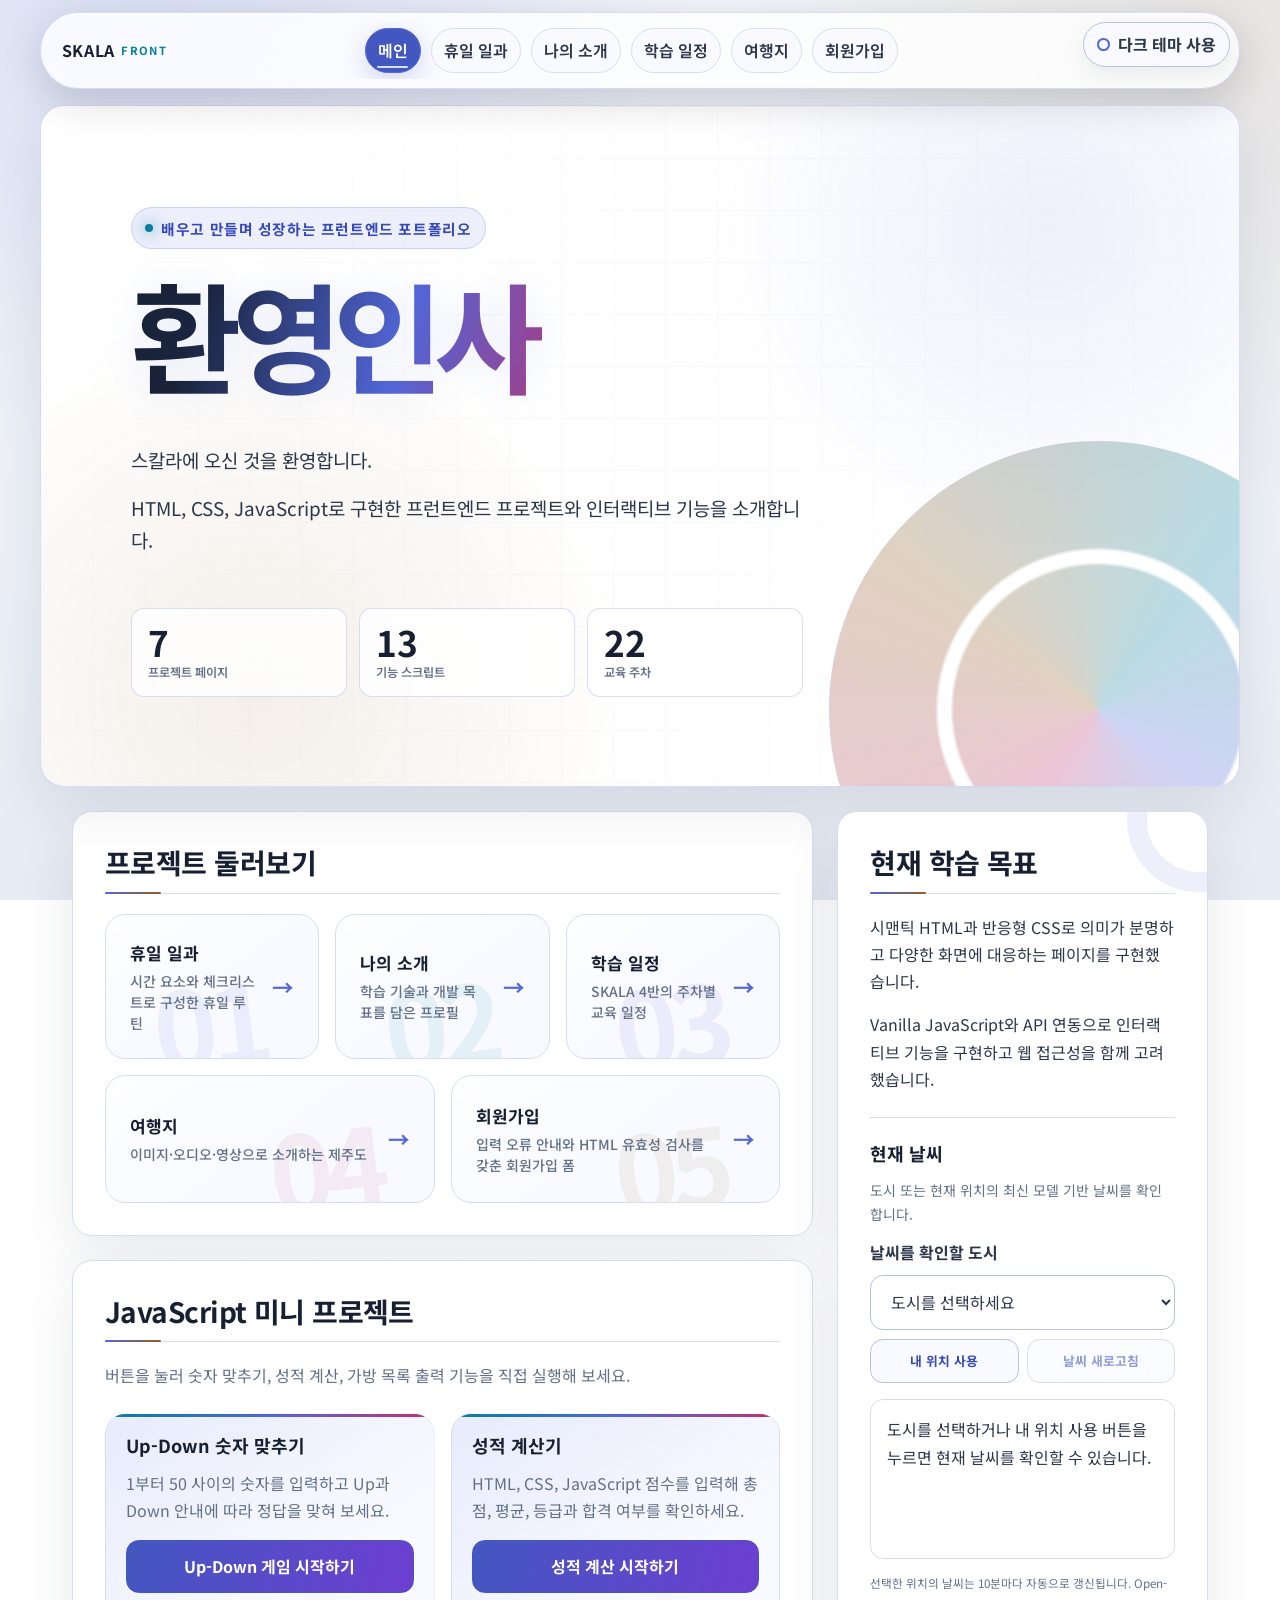
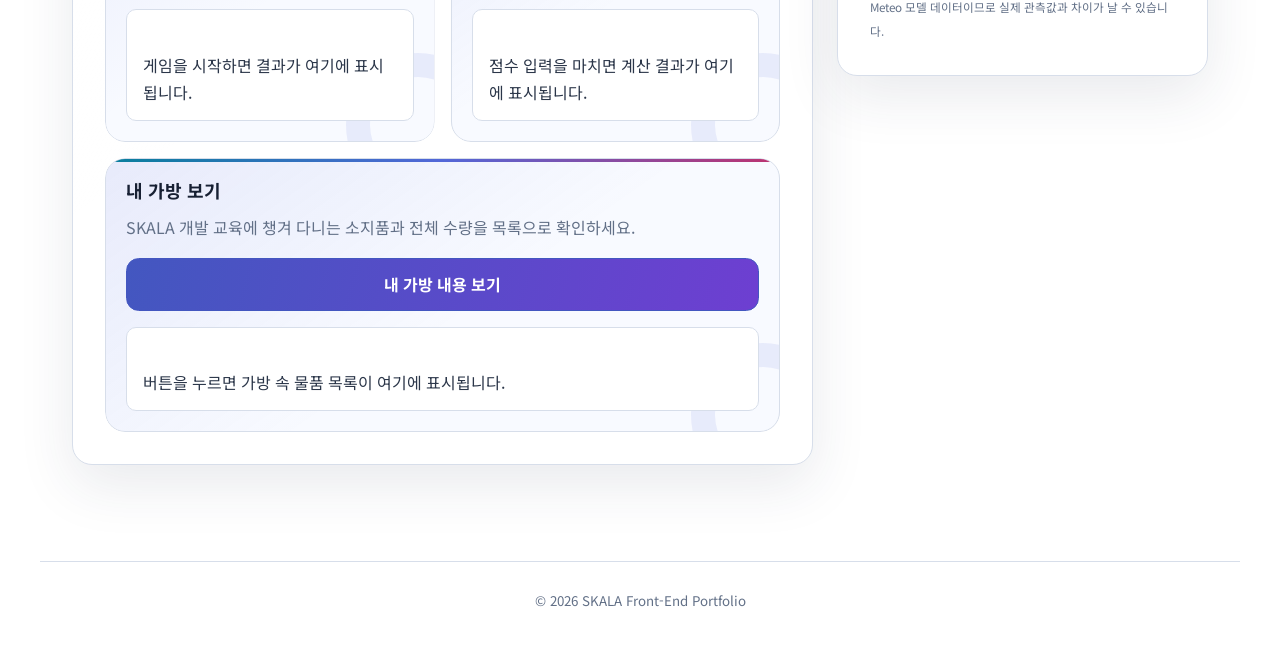
<file: html/index.html>
<!DOCTYPE html>
<html lang="ko">
  <head>
    <meta charset="UTF-8">
    <meta name="viewport" content="width=device-width, initial-scale=1.0">
    <meta name="description" content="HTML, CSS, JavaScript로 구현한 프런트엔드 학습 프로젝트와 인터랙티브 기능을 소개합니다.">
    <title>Welcome SKALA</title>
    <script src="../script/theme.js"></script>
    <script src="../script/motion.js"></script>
    <link rel="stylesheet" href="https://fonts.googleapis.com/css2?family=Noto+Sans+KR:wght@400;500;600;700&amp;display=swap">
    <link rel="stylesheet" href="../css/style.css">
  </head>
  <body class="page-index">
    <a class="skip-link" href="#main-content">본문 바로가기</a>
    <progress class="page-scroll-progress" value="0" max="100" aria-hidden="true"></progress>
    <div class="floating-topbar container">
      <a class="site-brand" href="index.html">
        <strong>SKALA</strong>
        <small>FRONT</small>
      </a>
      <nav class="site-nav" aria-label="주요 페이지">
        <ul class="nav-list">
          <li><a href="index.html" aria-current="page">메인</a></li>
          <li><a href="holiday.html">휴일 일과</a></li>
          <li><a href="myProfile.html">나의 소개</a></li>
          <li><a href="myClass.html">학습 일정</a></li>
          <li><a href="myTrip.html">여행지</a></li>
          <li><a href="signUp.html">회원가입</a></li>
        </ul>
      </nav>
      <button class="theme-toggle" type="button" hidden>다크 테마 사용</button>
    </div>
    <header class="site-header container portal-header">
      <p class="hero-eyebrow">배우고 만들며 성장하는 프런트엔드 포트폴리오</p>
      <h1>환영인사</h1>
      <p>스칼라에 오신 것을 환영합니다.</p>
      <p>HTML, CSS, JavaScript로 구현한 프런트엔드 프로젝트와 인터랙티브 기능을 소개합니다.</p>
      <ul class="hero-metrics" aria-label="포트폴리오 구성 요약">
        <li><strong>7</strong><small>프로젝트 페이지</small></li>
        <li><strong>13</strong><small>기능 스크립트</small></li>
        <li><strong>22</strong><small>교육 주차</small></li>
      </ul>
    </header>
    <main class="site-main container" id="main-content" tabindex="-1">
      <div class="portal-layout">
        <div class="portal-primary">
          <section class="portal-projects" aria-labelledby="portal-heading">
            <h2 id="portal-heading">프로젝트 둘러보기</h2>
            <nav aria-label="프로젝트 페이지 바로가기">
              <ul class="portal-grid">
                <li>
                  <a class="portal-card reveal-on-scroll reveal-left" href="holiday.html" data-card-number="01" data-tilt>
                    <strong>휴일 일과</strong>
                    <small>시간 요소와 체크리스트로 구성한 휴일 루틴</small>
                  </a>
                </li>
                <li>
                  <a class="portal-card reveal-on-scroll reveal-zoom" href="myProfile.html" data-card-number="02" data-tilt>
                    <strong>나의 소개</strong>
                    <small>학습 기술과 개발 목표를 담은 프로필</small>
                  </a>
                </li>
                <li>
                  <a class="portal-card reveal-on-scroll reveal-right" href="myClass.html" data-card-number="03" data-tilt>
                    <strong>학습 일정</strong>
                    <small>SKALA 4반의 주차별 교육 일정</small>
                  </a>
                </li>
                <li>
                  <a class="portal-card reveal-on-scroll reveal-left" href="myTrip.html" data-card-number="04" data-tilt>
                    <strong>여행지</strong>
                    <small>이미지·오디오·영상으로 소개하는 제주도</small>
                  </a>
                </li>
                <li>
                  <a class="portal-card reveal-on-scroll reveal-zoom" href="signUp.html" data-card-number="05" data-tilt>
                    <strong>회원가입</strong>
                    <small>입력 오류 안내와 HTML 유효성 검사를 갖춘 회원가입 폼</small>
                  </a>
                </li>
              </ul>
            </nav>
          </section>
          <section class="javascript-practice reveal-on-scroll reveal-left" aria-labelledby="javascript-practice-heading">
            <h2 id="javascript-practice-heading">JavaScript 미니 프로젝트</h2>
            <p>버튼을 눌러 숫자 맞추기, 성적 계산, 가방 목록 출력 기능을 직접 실행해 보세요.</p>
            <div class="practice-grid">
              <article class="practice-card" aria-labelledby="up-down-heading" data-tilt>
                <h3 id="up-down-heading">Up-Down 숫자 맞추기</h3>
                <p>1부터 50 사이의 숫자를 입력하고 Up과 Down 안내에 따라 정답을 맞혀 보세요.</p>
                <button type="button" id="up-down-start" aria-controls="up-down-status">Up-Down 게임 시작하기</button>
                <div class="practice-result" id="up-down-status" aria-live="polite" aria-atomic="true">
                  게임을 시작하면 결과가 여기에 표시됩니다.
                </div>
              </article>
              <article class="practice-card" aria-labelledby="grade-heading" data-tilt>
                <h3 id="grade-heading">성적 계산기</h3>
                <p>HTML, CSS, JavaScript 점수를 입력해 총점, 평균, 등급과 합격 여부를 확인하세요.</p>
                <button type="button" id="grade-start" aria-controls="grade-result">성적 계산 시작하기</button>
                <div class="practice-result" id="grade-result" aria-live="polite" aria-atomic="true">
                  점수 입력을 마치면 계산 결과가 여기에 표시됩니다.
                </div>
              </article>
              <article class="practice-card" aria-labelledby="bag-heading" data-tilt>
                <h3 id="bag-heading">내 가방 보기</h3>
                <p>SKALA 개발 교육에 챙겨 다니는 소지품과 전체 수량을 목록으로 확인하세요.</p>
                <button type="button" id="bag-show" aria-controls="bag-result">내 가방 내용 보기</button>
                <div class="practice-result" id="bag-result" aria-live="polite" aria-atomic="true">
                  버튼을 누르면 가방 속 물품 목록이 여기에 표시됩니다.
                </div>
              </article>
            </div>
          </section>
        </div>
        <aside class="learning-status reveal-on-scroll reveal-right" aria-labelledby="learning-status-heading" data-tilt>
          <h2 id="learning-status-heading">현재 학습 목표</h2>
          <p>시맨틱 HTML과 반응형 CSS로 의미가 분명하고 다양한 화면에 대응하는 페이지를 구현했습니다.</p>
          <p>Vanilla JavaScript와 API 연동으로 인터랙티브 기능을 구현하고 웹 접근성을 함께 고려했습니다.</p>
          <section class="weather-section" aria-labelledby="weather-heading">
            <h3 id="weather-heading">현재 날씨</h3>
            <p class="weather-description">도시 또는 현재 위치의 최신 모델 기반 날씨를 확인합니다.</p>
            <div class="weather-controls">
              <label for="city-select">날씨를 확인할 도시</label>
              <select id="city-select">
                <option value="" selected disabled>도시를 선택하세요</option>
                <option value="서울" data-latitude="37.5665" data-longitude="126.9780">서울</option>
                <option value="광주" data-latitude="35.1595" data-longitude="126.8526">광주</option>
                <option value="부산" data-latitude="35.1796" data-longitude="129.0756">부산</option>
                <option value="제주" data-latitude="33.4996" data-longitude="126.5312">제주</option>
              </select>
              <div class="weather-actions">
                <button type="button" id="weather-location">내 위치 사용</button>
                <button type="button" id="weather-refresh" disabled>날씨 새로고침</button>
              </div>
            </div>
            <div class="weather-result" id="weather-box" aria-live="polite" aria-atomic="true" aria-busy="false">
              <p>도시를 선택하거나 내 위치 사용 버튼을 누르면 현재 날씨를 확인할 수 있습니다.</p>
            </div>
            <p class="weather-update-note"><small>선택한 위치의 날씨는 10분마다 자동으로 갱신됩니다. Open-Meteo 모델 데이터이므로 실제 관측값과 차이가 날 수 있습니다.</small></p>
          </section>
        </aside>
      </div>
    </main>
    <footer class="site-footer container">
      <small>© 2026 SKALA Front-End Portfolio</small>
    </footer>
    <button class="back-to-top" type="button" hidden>맨 위로</button>
    <script src="../script/visualEffects.js" defer></script>
    <script src="../script/upDown.js" defer></script>
    <script src="../script/grade.js" defer></script>
    <script src="../script/bag.js" defer></script>
    <script type="module" src="../script/realtimeInfo.js"></script>
  </body>
</html>
</file>
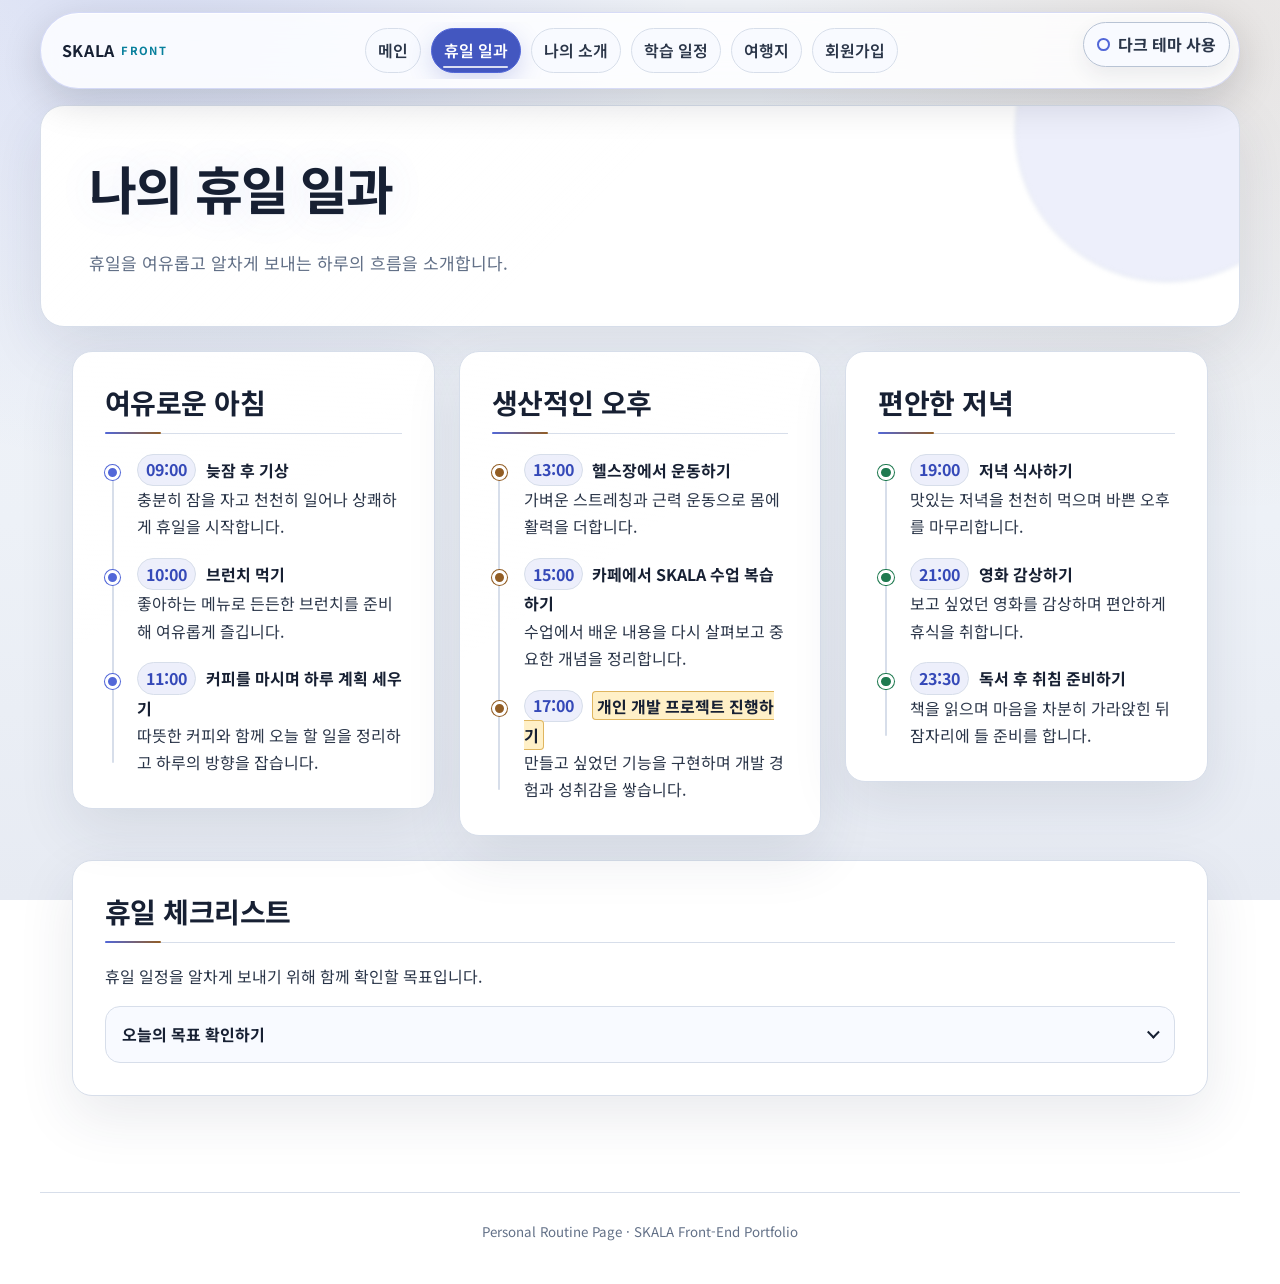
<file: html/holiday.html>
<!DOCTYPE html>
<html lang="ko">
  <head>
    <meta charset="UTF-8">
    <meta name="viewport" content="width=device-width, initial-scale=1.0">
    <meta name="description" content="여유로운 아침부터 편안한 저녁까지 개인 휴일 루틴과 체크리스트를 소개하는 페이지입니다.">
    <title>나의 휴일 일과 | SKALA Front-End Portfolio</title>
    <script src="../script/theme.js"></script>
    <script src="../script/motion.js"></script>
    <link rel="stylesheet" href="https://fonts.googleapis.com/css2?family=Noto+Sans+KR:wght@400;500;600;700&amp;display=swap">
    <link rel="stylesheet" href="../css/style.css">
  </head>
  <body class="page-holiday">
    <a class="skip-link" href="#main-content">본문 바로가기</a>
    <progress class="page-scroll-progress" value="0" max="100" aria-hidden="true"></progress>
    <div class="floating-topbar container">
      <a class="site-brand" href="index.html">
        <strong>SKALA</strong>
        <small>FRONT</small>
      </a>
      <nav class="site-nav" aria-label="주요 페이지">
        <ul class="nav-list">
          <li><a href="index.html">메인</a></li>
          <li><a href="holiday.html" aria-current="page">휴일 일과</a></li>
          <li><a href="myProfile.html">나의 소개</a></li>
          <li><a href="myClass.html">학습 일정</a></li>
          <li><a href="myTrip.html">여행지</a></li>
          <li><a href="signUp.html">회원가입</a></li>
        </ul>
      </nav>
      <button class="theme-toggle" type="button" hidden>다크 테마 사용</button>
    </div>
    <header class="site-header container">
      <h1>나의 휴일 일과</h1>
      <p>휴일을 여유롭고 알차게 보내는 하루의 흐름을 소개합니다.</p>
    </header>
    <main id="main-content" class="site-main container" tabindex="-1">
      <section class="routine-card routine-card--morning reveal">
        <h2>여유로운 아침</h2>
        <ol class="routine-list">
          <li>
            <p>
              <time datetime="09:00">09:00</time> <strong>늦잠 후 기상</strong><br>
              충분히 잠을 자고 천천히 일어나 상쾌하게 휴일을 시작합니다.
            </p>
          </li>
          <li>
            <p>
              <time datetime="10:00">10:00</time> <strong>브런치 먹기</strong><br>
              좋아하는 메뉴로 든든한 브런치를 준비해 여유롭게 즐깁니다.
            </p>
          </li>
          <li>
            <p>
              <time datetime="11:00">11:00</time> <strong>커피를 마시며 하루 계획 세우기</strong><br>
              따뜻한 커피와 함께 오늘 할 일을 정리하고 하루의 방향을 잡습니다.
            </p>
          </li>
        </ol>
      </section>
      <section class="routine-card routine-card--afternoon reveal reveal-delay-1">
        <h2>생산적인 오후</h2>
        <ol class="routine-list">
          <li>
            <p>
              <time datetime="13:00">13:00</time> <strong>헬스장에서 운동하기</strong><br>
              가벼운 스트레칭과 근력 운동으로 몸에 활력을 더합니다.
            </p>
          </li>
          <li>
            <p>
              <time datetime="15:00">15:00</time> <strong>카페에서 SKALA 수업 복습하기</strong><br>
              수업에서 배운 내용을 다시 살펴보고 중요한 개념을 정리합니다.
            </p>
          </li>
          <li>
            <p>
              <time datetime="17:00">17:00</time> <mark><strong>개인 개발 프로젝트 진행하기</strong></mark><br>
              만들고 싶었던 기능을 구현하며 개발 경험과 성취감을 쌓습니다.
            </p>
          </li>
        </ol>
      </section>
      <section class="routine-card routine-card--evening reveal reveal-delay-2">
        <h2>편안한 저녁</h2>
        <ol class="routine-list">
          <li>
            <p>
              <time datetime="19:00">19:00</time> <strong>저녁 식사하기</strong><br>
              맛있는 저녁을 천천히 먹으며 바쁜 오후를 마무리합니다.
            </p>
          </li>
          <li>
            <p>
              <time datetime="21:00">21:00</time> <strong>영화 감상하기</strong><br>
              보고 싶었던 영화를 감상하며 편안하게 휴식을 취합니다.
            </p>
          </li>
          <li>
            <p>
              <time datetime="23:30">23:30</time> <strong>독서 후 취침 준비하기</strong><br>
              책을 읽으며 마음을 차분히 가라앉힌 뒤 잠자리에 들 준비를 합니다.
            </p>
          </li>
        </ol>
      </section>
      <aside class="holiday-checklist reveal">
        <h2>휴일 체크리스트</h2>
        <p>휴일 일정을 알차게 보내기 위해 함께 확인할 목표입니다.</p>
        <details>
          <summary>오늘의 목표 확인하기</summary>
          <ul>
            <li>충분히 휴식하기</li>
            <li>운동 완료하기</li>
            <li>수업 내용 복습하기</li>
            <li>개인 프로젝트 한 단계 진행하기</li>
            <li>취침 전 독서하기</li>
          </ul>
        </details>
      </aside>
    </main>
    <footer class="site-footer container">
      <small>Personal Routine Page · SKALA Front-End Portfolio</small>
    </footer>
    <button class="back-to-top" type="button" hidden>맨 위로</button>
    <script src="../script/visualEffects.js" defer></script>
  </body>
</html>
</file>
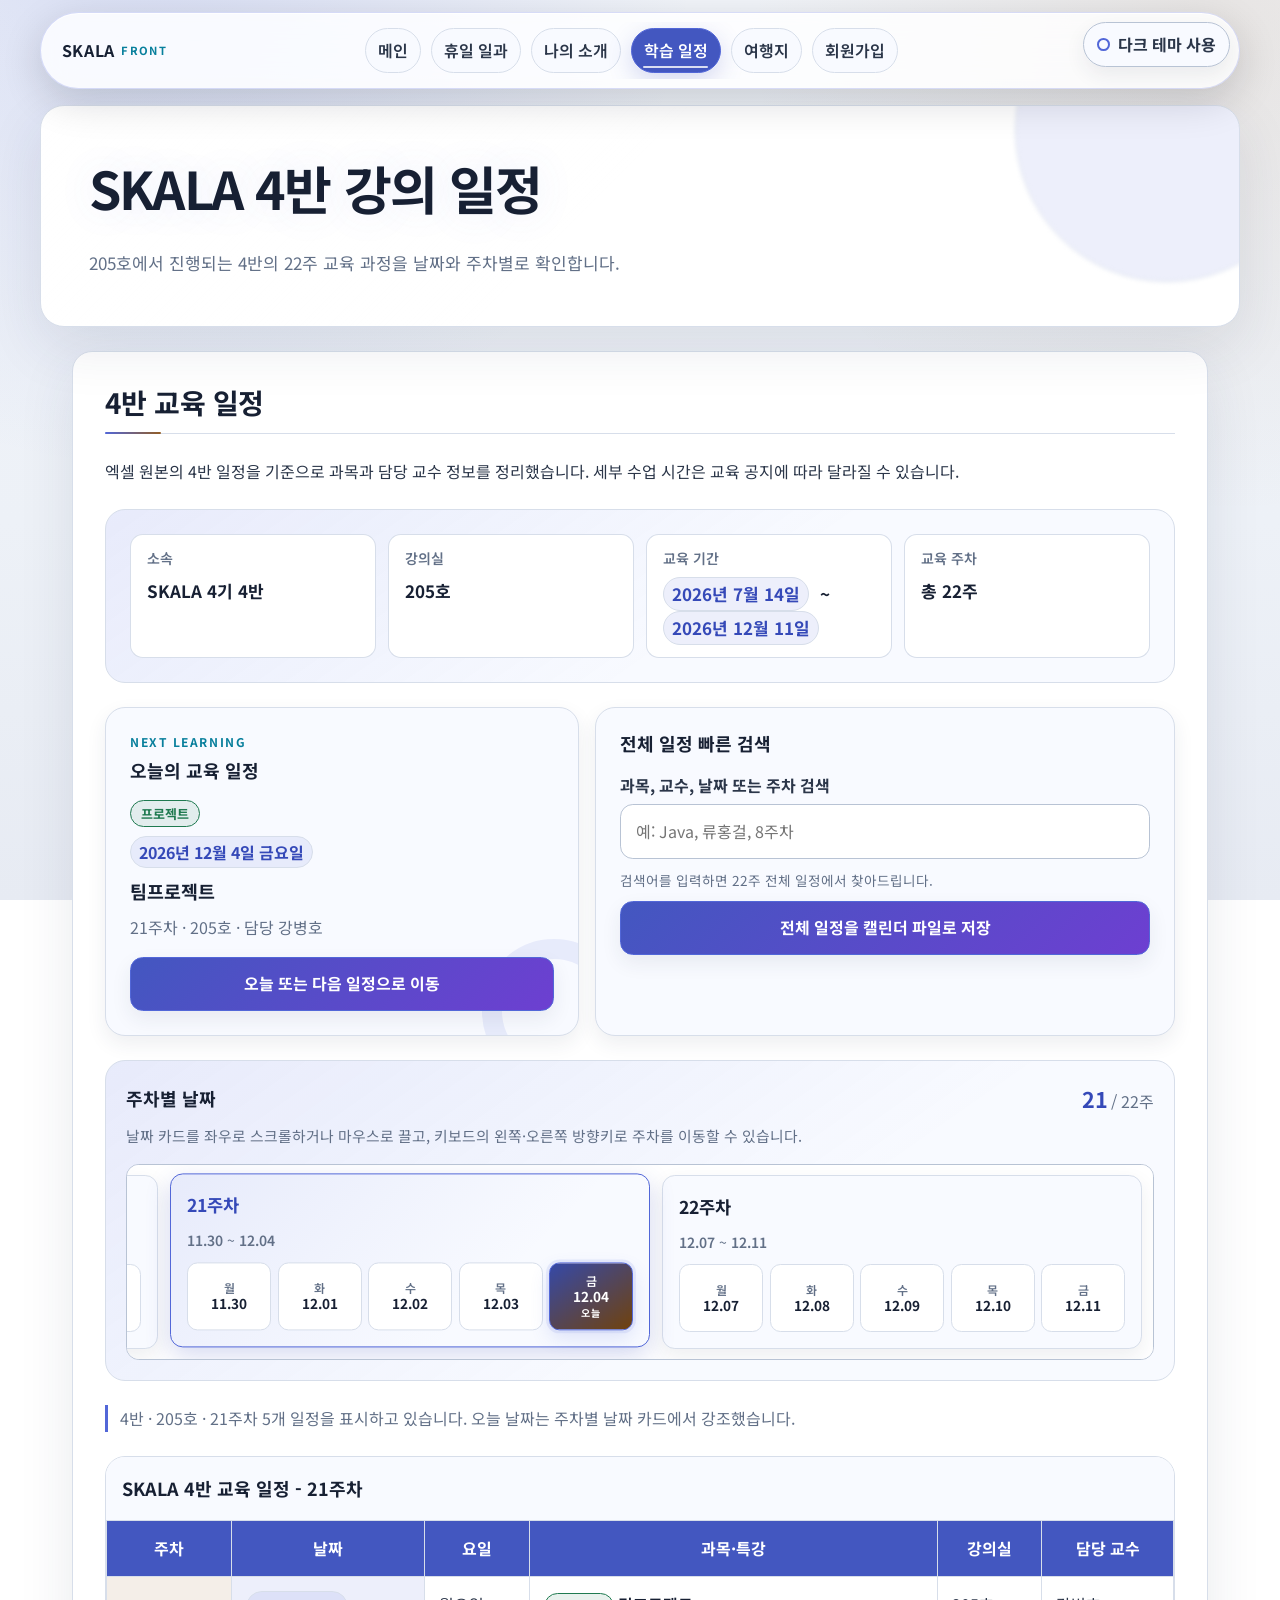
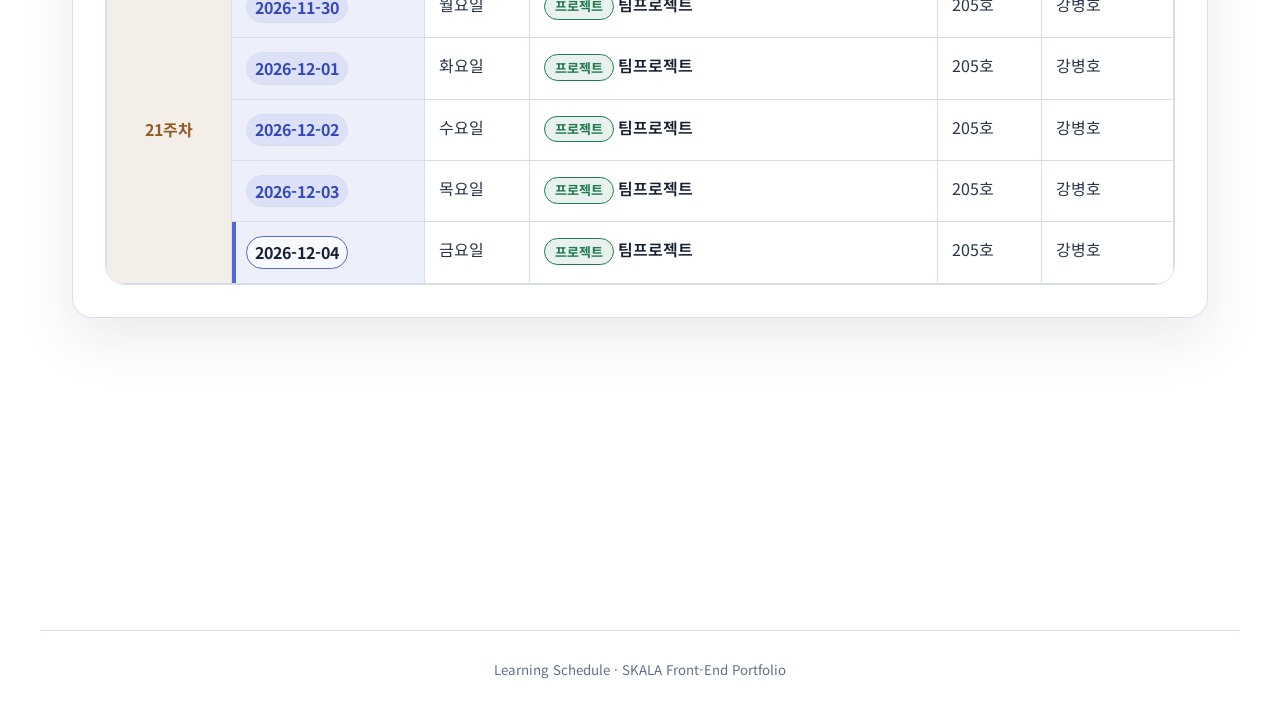
<file: html/myClass.html>
<!DOCTYPE html>
<html lang="ko">
  <head>
    <meta charset="UTF-8">
    <meta name="viewport" content="width=device-width, initial-scale=1.0">
    <meta name="description" content="SKALA 4기 4반의 실제 교육 과정을 날짜와 주차별로 확인할 수 있는 강의 일정 페이지입니다.">
    <title>4반 강의 일정 | SKALA Front-End Portfolio</title>
    <script src="../script/theme.js"></script>
    <script src="../script/motion.js"></script>
    <link rel="stylesheet" href="https://fonts.googleapis.com/css2?family=Noto+Sans+KR:wght@400;500;600;700&amp;display=swap">
    <link rel="stylesheet" href="../css/style.css">
  </head>
  <body class="page-class">
    <a class="skip-link" href="#main-content">본문 바로가기</a>
    <progress class="page-scroll-progress" value="0" max="100" aria-hidden="true"></progress>
    <div class="floating-topbar container">
      <a class="site-brand" href="index.html">
        <strong>SKALA</strong>
        <small>FRONT</small>
      </a>
      <nav class="site-nav" aria-label="주요 페이지">
        <ul class="nav-list">
          <li><a href="index.html">메인</a></li>
          <li><a href="holiday.html">휴일 일과</a></li>
          <li><a href="myProfile.html">나의 소개</a></li>
          <li><a href="myClass.html" aria-current="page">학습 일정</a></li>
          <li><a href="myTrip.html">여행지</a></li>
          <li><a href="signUp.html">회원가입</a></li>
        </ul>
      </nav>
      <button class="theme-toggle" type="button" hidden>다크 테마 사용</button>
    </div>
    <header class="site-header container">
      <h1>SKALA 4반 강의 일정</h1>
      <p>205호에서 진행되는 4반의 22주 교육 과정을 날짜와 주차별로 확인합니다.</p>
    </header>
    <main id="main-content" class="site-main container" tabindex="-1">
      <section class="schedule-dashboard reveal" aria-labelledby="schedule-dashboard-title">
        <h2 id="schedule-dashboard-title">4반 교육 일정</h2>
        <p>엑셀 원본의 4반 일정을 기준으로 과목과 담당 교수 정보를 정리했습니다. 세부 수업 시간은 교육 공지에 따라 달라질 수 있습니다.</p>
        <div class="schedule-summary">
          <dl class="schedule-meta">
            <dt>소속</dt>
            <dd>SKALA 4기 4반</dd>
            <dt>강의실</dt>
            <dd>205호</dd>
            <dt>교육 기간</dt>
            <dd><time datetime="2026-07-14">2026년 7월 14일</time> ~ <time datetime="2026-12-11">2026년 12월 11일</time></dd>
            <dt>교육 주차</dt>
            <dd>총 22주</dd>
          </dl>
        </div>
        <section class="schedule-tools" aria-labelledby="schedule-tools-title">
          <h3 class="visually-hidden" id="schedule-tools-title">교육 일정 도구</h3>
          <article class="schedule-next-card" aria-labelledby="schedule-next-title">
            <p class="schedule-tool-eyebrow">NEXT LEARNING</p>
            <h3 id="schedule-next-title">다음 교육 일정을 확인하고 있습니다</h3>
            <div id="schedule-next-detail" class="schedule-next-detail" aria-live="polite"></div>
            <button type="button" id="schedule-today-button">오늘 또는 다음 일정으로 이동</button>
          </article>
          <article class="schedule-search-panel" aria-labelledby="schedule-search-title">
            <h3 id="schedule-search-title">전체 일정 빠른 검색</h3>
            <label for="schedule-search">과목, 교수, 날짜 또는 주차 검색</label>
            <input type="search" id="schedule-search" placeholder="예: Java, 류홍걸, 8주차" autocomplete="off">
            <p id="schedule-search-status" aria-live="polite">검색어를 입력하면 22주 전체 일정에서 찾아드립니다.</p>
            <ul id="schedule-search-results" class="schedule-search-results" hidden></ul>
            <button type="button" id="schedule-download-button">전체 일정을 캘린더 파일로 저장</button>
            <p id="schedule-tool-status" class="schedule-tool-status" aria-live="polite"></p>
          </article>
        </section>
        <section class="schedule-week-browser" aria-labelledby="schedule-week-title">
          <div class="schedule-week-heading">
            <h3 id="schedule-week-title">주차별 날짜</h3>
            <p class="schedule-week-progress" aria-label="전체 주차 중 현재 선택한 주차">
              <strong id="schedule-week-position">1</strong>
              <span>/ <span id="schedule-week-total">22</span>주</span>
            </p>
          </div>
          <p id="schedule-week-help">날짜 카드를 좌우로 스크롤하거나 마우스로 끌고, 키보드의 왼쪽·오른쪽 방향키로 주차를 이동할 수 있습니다.</p>
          <div
            id="schedule-week-scroller"
            class="schedule-week-scroller"
            role="region"
            tabindex="0"
            aria-label="주차별 날짜 탐색"
            aria-describedby="schedule-week-help schedule-status"
          >
            <ol id="schedule-week-list" class="schedule-week-list"></ol>
          </div>
        </section>
        <p id="schedule-status" class="schedule-status" aria-live="polite">전체 교육 일정을 표시합니다.</p>
        <div class="table-scroll" role="region" tabindex="0" aria-label="선택한 주차의 4반 교육 일정 표">
          <table class="schedule-table" aria-describedby="schedule-status">
            <caption id="schedule-caption">SKALA 4기 4반 교육 일정</caption>
            <thead>
              <tr>
                <th scope="col">주차</th>
                <th scope="col">날짜</th>
                <th scope="col">요일</th>
                <th scope="col">과목·특강</th>
                <th scope="col">강의실</th>
                <th scope="col">담당 교수</th>
              </tr>
            </thead>
            <tbody id="schedule-body"></tbody>
          </table>
        </div>
        <noscript>
          <p>교육 일정을 확인하려면 브라우저에서 JavaScript를 활성화해 주세요.</p>
        </noscript>
      </section>
      <section class="reveal" aria-labelledby="schedule-reference-title">
        <h2 id="schedule-reference-title">기본 일과 시간표</h2>
        <details class="schedule-reference">
          <summary>기본 일과 시간표 자세히 보기</summary>
          <div class="table-scroll" role="region" tabindex="0" aria-label="기본 일과 시간표">
            <table>
              <caption>SKALA 주간 학습 일정</caption>
              <thead>
                <tr>
                  <th scope="col">시간</th>
                  <th scope="col">월요일</th>
                  <th scope="col">화요일</th>
                  <th scope="col">수요일</th>
                  <th scope="col">목요일</th>
                  <th scope="col">금요일</th>
                </tr>
              </thead>
              <tbody>
                <tr>
                  <th scope="row"><time datetime="09:00">09:00</time> - <time datetime="10:00">10:00</time></th>
                  <td rowspan="3">Full-Stack Engineering</td>
                  <td rowspan="2"><code>Git</code>과 <code>GitHub</code></td>
                  <td rowspan="3">웹 시스템 이해</td>
                  <td>데이터베이스 기초</td>
                  <td rowspan="3">팀 프로젝트</td>
                </tr>
                <tr>
                  <th scope="row"><time datetime="10:00">10:00</time> - <time datetime="11:00">11:00</time></th>
                  <td rowspan="2"><code>SQL</code> 실습</td>
                </tr>
                <tr>
                  <th scope="row"><time datetime="11:00">11:00</time> - <time datetime="12:00">12:00</time></th>
                  <td><code>Git</code> 실습</td>
                </tr>
                <tr>
                  <th scope="row"><time datetime="12:00">12:00</time> - <time datetime="13:00">13:00</time></th>
                  <td colspan="5">점심시간</td>
                </tr>
                <tr>
                  <th scope="row"><time datetime="13:00">13:00</time> - <time datetime="14:00">14:00</time></th>
                  <td rowspan="3"><code>HTML</code>/<code>CSS</code> 실습</td>
                  <td rowspan="2"><code>JavaScript</code> 기초</td>
                  <td rowspan="2">알고리즘</td>
                  <td rowspan="3">자료구조</td>
                  <td rowspan="2">프로젝트 개발</td>
                </tr>
                <tr>
                  <th scope="row"><time datetime="14:00">14:00</time> - <time datetime="15:00">15:00</time></th>
                </tr>
                <tr>
                  <th scope="row"><time datetime="15:00">15:00</time> - <time datetime="16:00">16:00</time></th>
                  <td rowspan="2"><code>JavaScript</code> 실습</td>
                  <td rowspan="3">개인 프로젝트</td>
                  <td rowspan="2">발표 준비</td>
                </tr>
                <tr>
                  <th scope="row"><time datetime="16:00">16:00</time> - <time datetime="17:00">17:00</time></th>
                  <td>개인 복습</td>
                  <td rowspan="2">백엔드 기초</td>
                </tr>
                <tr>
                  <th scope="row"><time datetime="17:00">17:00</time> - <time datetime="18:00">18:00</time></th>
                  <td>일일 회고</td>
                  <td>학습 내용 정리</td>
                  <td>주간 회고</td>
                </tr>
              </tbody>
            </table>
          </div>
          <p>학습 계획과 진행 상황에 따라 일정이 변경될 수 있습니다.</p>
        </details>
      </section>
    </main>
    <footer class="site-footer container">
      <small>Learning Schedule · SKALA Front-End Portfolio</small>
    </footer>
    <button class="back-to-top" type="button" hidden>맨 위로</button>
    <script src="../script/visualEffects.js" defer></script>
    <script type="module" src="../script/classSchedule.js"></script>
  </body>
</html>
</file>
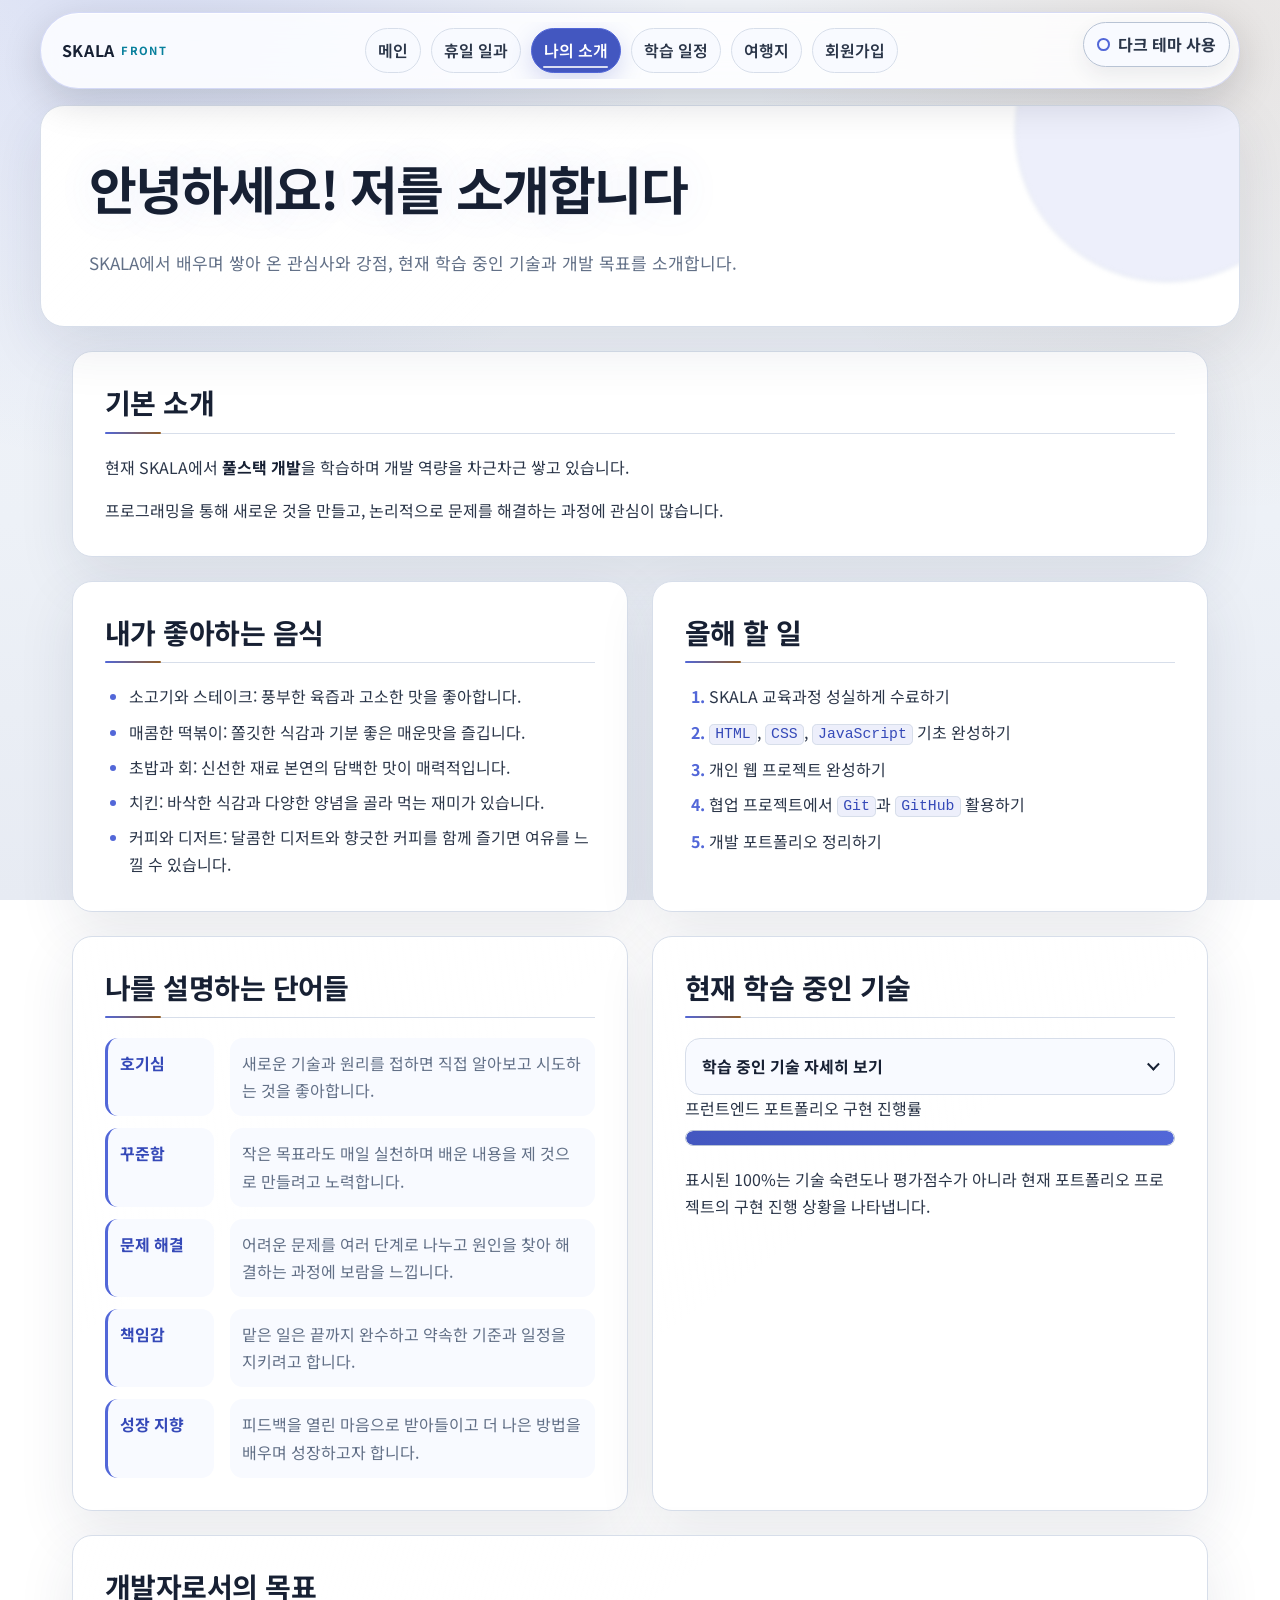
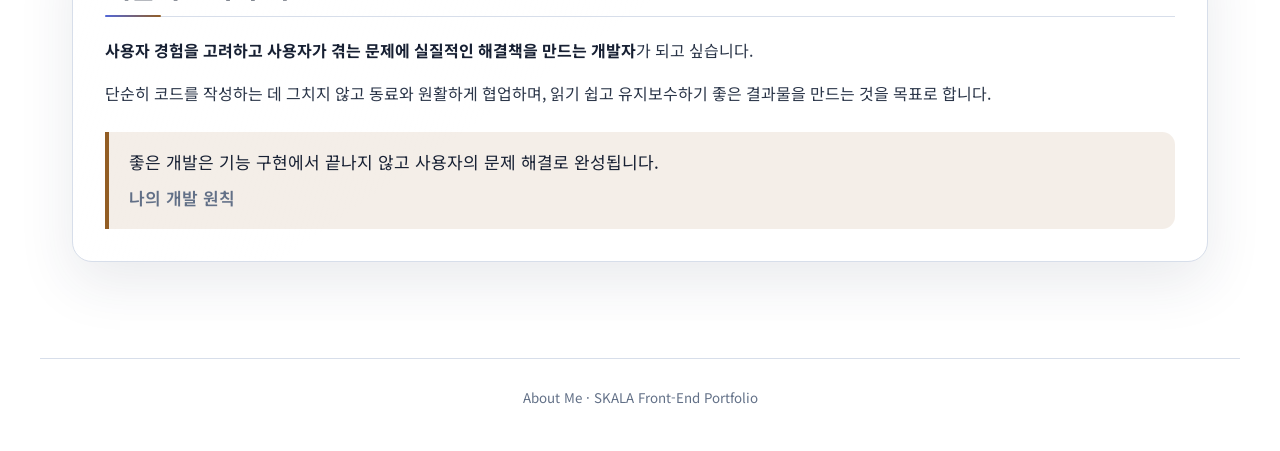
<file: html/myProfile.html>
<!DOCTYPE html>
<html lang="ko">
  <head>
    <meta charset="UTF-8">
    <meta name="viewport" content="width=device-width, initial-scale=1.0">
    <meta name="description" content="SKALA에서 개발을 학습하며 쌓아 온 관심사와 강점, 기술, 개발 목표를 소개하는 포트폴리오 About 페이지입니다.">
    <title>나의 소개 | SKALA Front-End Portfolio</title>
    <script src="../script/theme.js"></script>
    <script src="../script/motion.js"></script>
    <link rel="stylesheet" href="https://fonts.googleapis.com/css2?family=Noto+Sans+KR:wght@400;500;600;700&amp;display=swap">
    <link rel="stylesheet" href="../css/style.css">
  </head>
  <body class="page-profile">
    <a class="skip-link" href="#main-content">본문 바로가기</a>
    <progress class="page-scroll-progress" value="0" max="100" aria-hidden="true"></progress>
    <div class="floating-topbar container">
      <a class="site-brand" href="index.html">
        <strong>SKALA</strong>
        <small>FRONT</small>
      </a>
      <nav class="site-nav" aria-label="주요 페이지">
        <ul class="nav-list">
          <li><a href="index.html">메인</a></li>
          <li><a href="holiday.html">휴일 일과</a></li>
          <li><a href="myProfile.html" aria-current="page">나의 소개</a></li>
          <li><a href="myClass.html">학습 일정</a></li>
          <li><a href="myTrip.html">여행지</a></li>
          <li><a href="signUp.html">회원가입</a></li>
        </ul>
      </nav>
      <button class="theme-toggle" type="button" hidden>다크 테마 사용</button>
    </div>
    <header class="site-header container">
      <h1>안녕하세요! 저를 소개합니다</h1>
      <p>SKALA에서 배우며 쌓아 온 관심사와 강점, 현재 학습 중인 기술과 개발 목표를 소개합니다.</p>
    </header>
    <main id="main-content" class="site-main container" tabindex="-1">
      <article class="profile-grid">
        <section class="profile-card profile-card--wide profile-intro reveal">
          <h2>기본 소개</h2>
          <p>현재 SKALA에서 <strong>풀스택 개발</strong>을 학습하며 개발 역량을 차근차근 쌓고 있습니다.</p>
          <p>프로그래밍을 통해 새로운 것을 만들고, 논리적으로 문제를 해결하는 과정에 관심이 많습니다.</p>
        </section>
        <section class="profile-card profile-foods reveal">
          <h2>내가 좋아하는 음식</h2>
          <ul>
            <li>소고기와 스테이크: 풍부한 육즙과 고소한 맛을 좋아합니다.</li>
            <li>매콤한 떡볶이: 쫄깃한 식감과 기분 좋은 매운맛을 즐깁니다.</li>
            <li>초밥과 회: 신선한 재료 본연의 담백한 맛이 매력적입니다.</li>
            <li>치킨: 바삭한 식감과 다양한 양념을 골라 먹는 재미가 있습니다.</li>
            <li>커피와 디저트: 달콤한 디저트와 향긋한 커피를 함께 즐기면 여유를 느낄 수 있습니다.</li>
          </ul>
        </section>
        <section class="profile-card profile-goals reveal reveal-delay-1">
          <h2>올해 할 일</h2>
          <ol>
            <li>SKALA 교육과정 성실하게 수료하기</li>
            <li><code>HTML</code>, <code>CSS</code>, <code>JavaScript</code> 기초 완성하기</li>
            <li>개인 웹 프로젝트 완성하기</li>
            <li>협업 프로젝트에서 <code>Git</code>과 <code>GitHub</code> 활용하기</li>
            <li>개발 포트폴리오 정리하기</li>
          </ol>
        </section>
        <section class="profile-card profile-traits reveal">
          <h2>나를 설명하는 단어들</h2>
          <dl class="trait-list">
            <dt>호기심</dt>
            <dd>새로운 기술과 원리를 접하면 직접 알아보고 시도하는 것을 좋아합니다.</dd>
            <dt>꾸준함</dt>
            <dd>작은 목표라도 매일 실천하며 배운 내용을 제 것으로 만들려고 노력합니다.</dd>
            <dt>문제 해결</dt>
            <dd>어려운 문제를 여러 단계로 나누고 원인을 찾아 해결하는 과정에 보람을 느낍니다.</dd>
            <dt>책임감</dt>
            <dd>맡은 일은 끝까지 완수하고 약속한 기준과 일정을 지키려고 합니다.</dd>
            <dt>성장 지향</dt>
            <dd>피드백을 열린 마음으로 받아들이고 더 나은 방법을 배우며 성장하고자 합니다.</dd>
          </dl>
        </section>
        <section class="profile-card profile-skills reveal reveal-delay-1">
          <h2>현재 학습 중인 기술</h2>
          <details>
            <summary>학습 중인 기술 자세히 보기</summary>
            <ul class="skill-list">
              <li><abbr title="HyperText Markup Language">HTML</abbr></li>
              <li><abbr title="Cascading Style Sheets">CSS</abbr></li>
              <li><abbr title="웹 페이지에 동작을 추가하는 프로그래밍 언어">JavaScript</abbr></li>
              <li>Git</li>
              <li>GitHub</li>
            </ul>
          </details>
          <p>
            <label for="html-learning-progress">프런트엔드 포트폴리오 구현 진행률</label>
            <progress id="html-learning-progress" value="100" max="100">100%</progress>
          </p>
          <p>표시된 100%는 기술 숙련도나 평가점수가 아니라 현재 포트폴리오 프로젝트의 구현 진행 상황을 나타냅니다.</p>
        </section>
        <section class="profile-card profile-card--wide profile-principle reveal">
          <h2>개발자로서의 목표</h2>
          <p><strong>사용자 경험을 고려하고 사용자가 겪는 문제에 실질적인 해결책을 만드는 개발자</strong>가 되고 싶습니다.</p>
          <p>단순히 코드를 작성하는 데 그치지 않고 동료와 원활하게 협업하며, 읽기 쉽고 유지보수하기 좋은 결과물을 만드는 것을 목표로 합니다.</p>
          <blockquote>
            <p>좋은 개발은 기능 구현에서 끝나지 않고 사용자의 문제 해결로 완성됩니다.</p>
            <cite>나의 개발 원칙</cite>
          </blockquote>
        </section>
      </article>
    </main>
    <footer class="site-footer container">
      <small>About Me · SKALA Front-End Portfolio</small>
    </footer>
    <button class="back-to-top" type="button" hidden>맨 위로</button>
    <script src="../script/visualEffects.js" defer></script>
  </body>
</html>
</file>
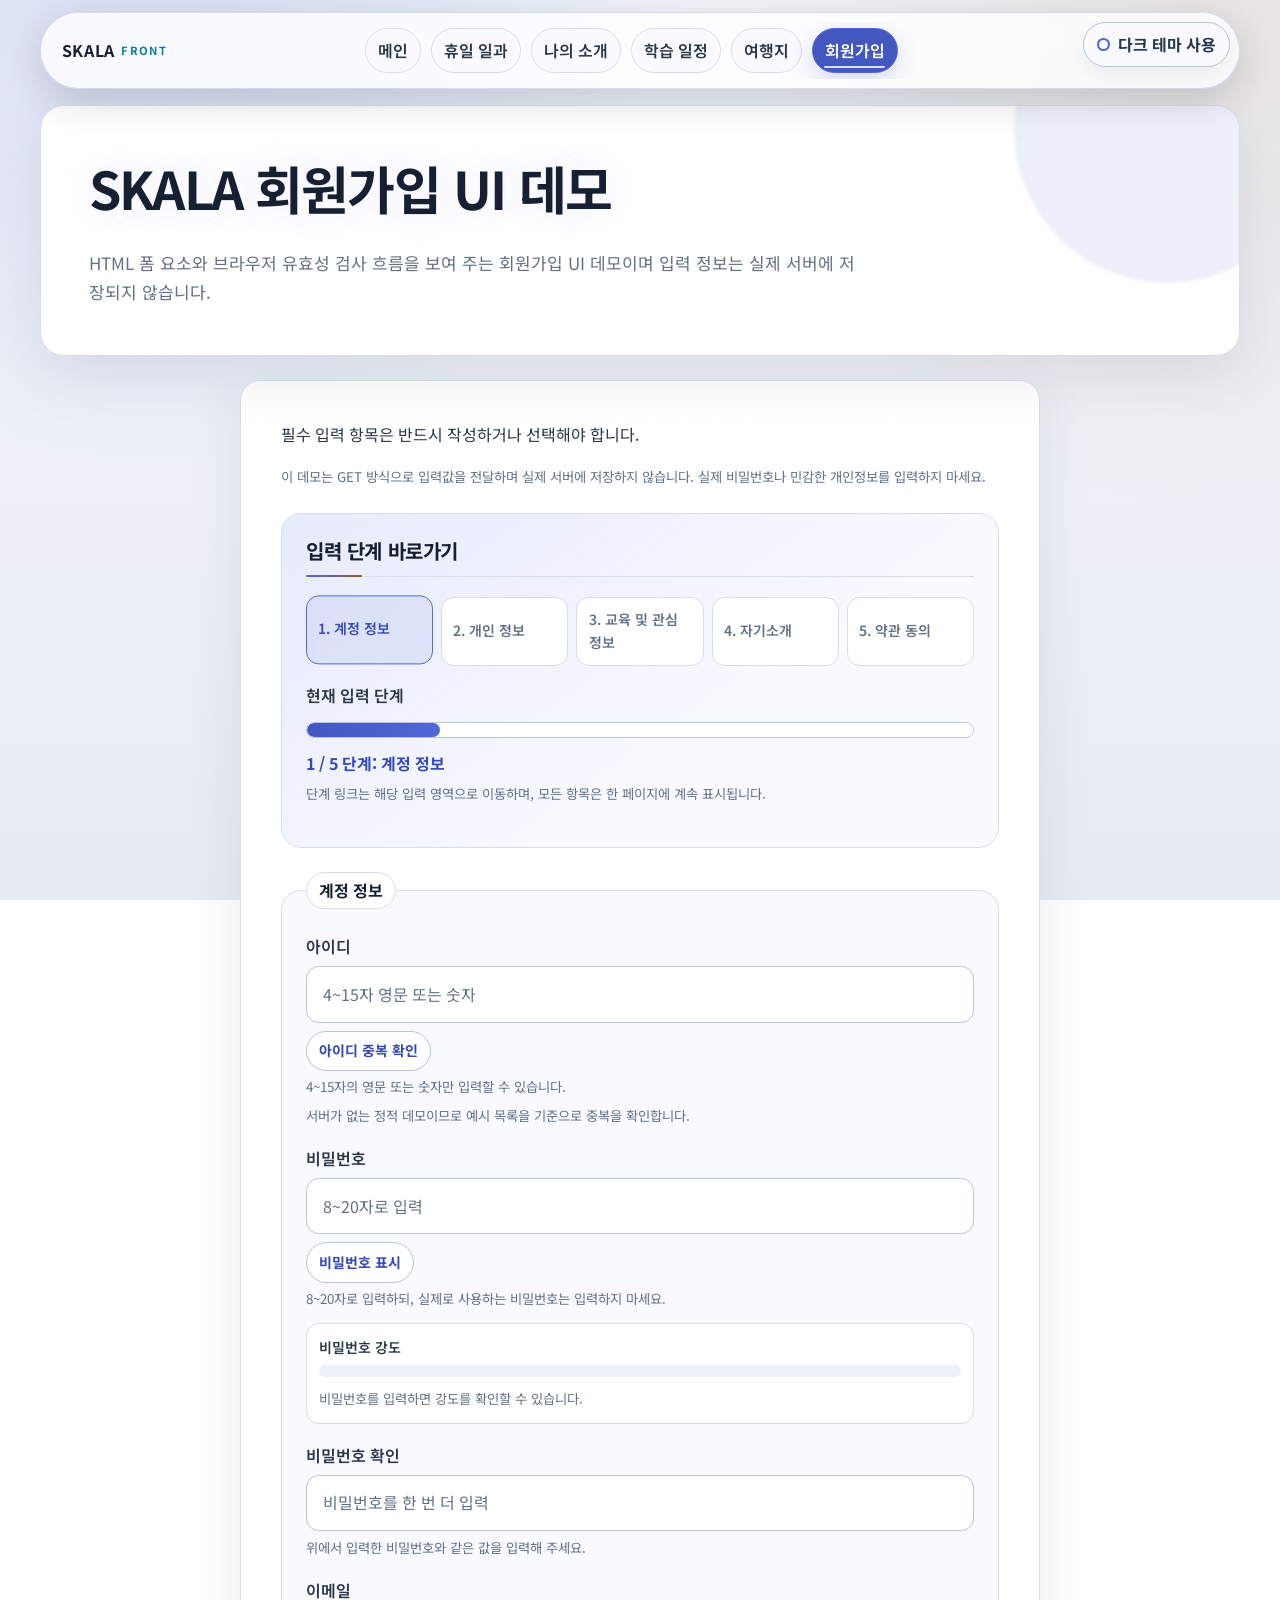
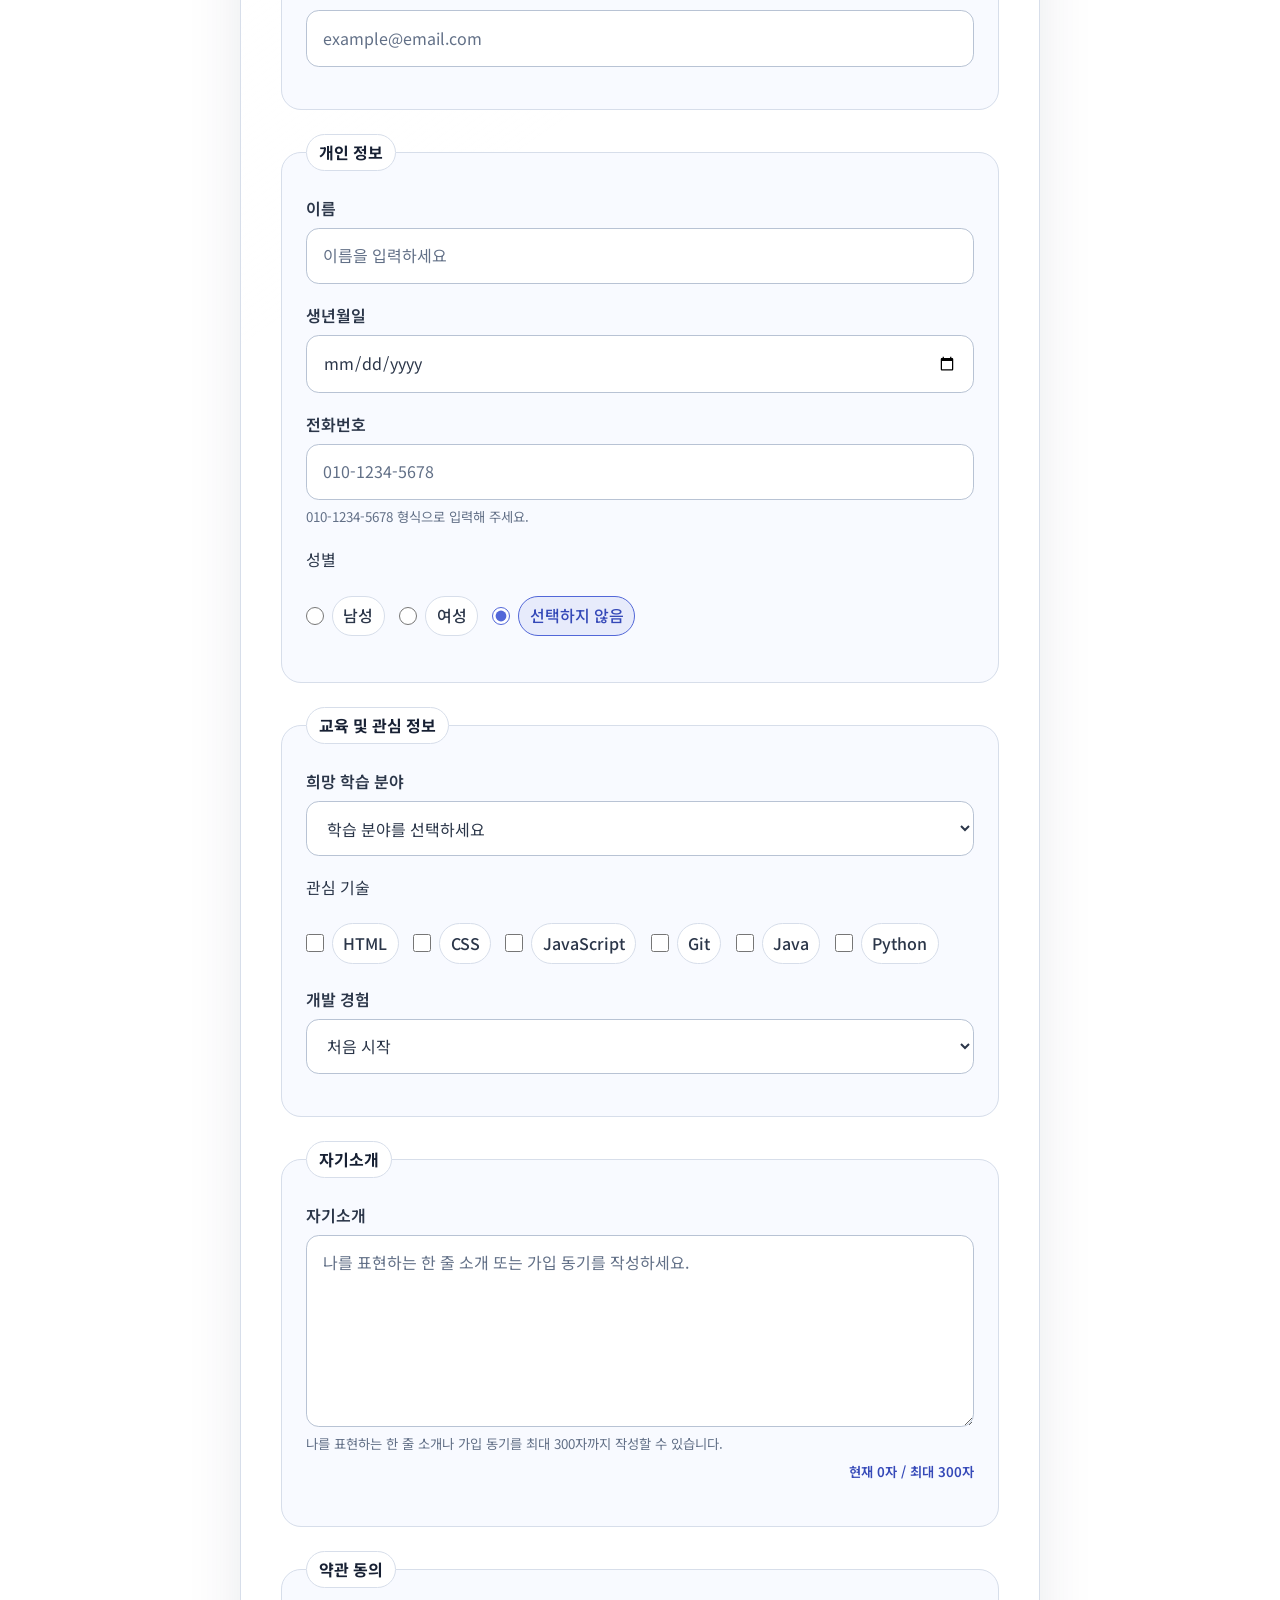
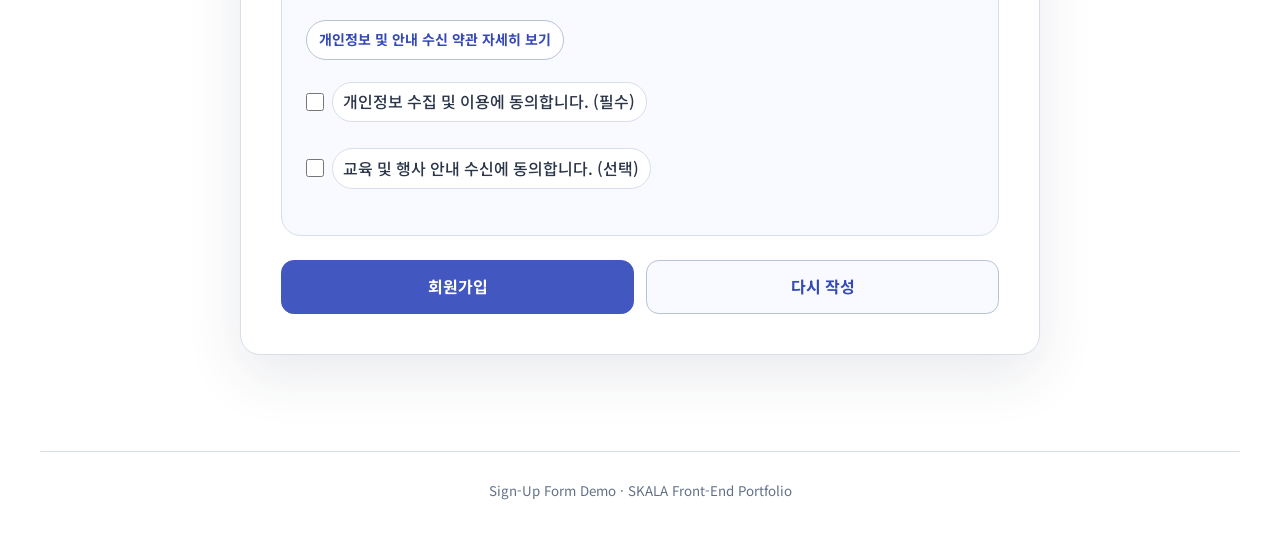
<file: html/signUp.html>
<!DOCTYPE html>
<html lang="ko">
  <head>
    <meta charset="UTF-8">
    <meta name="viewport" content="width=device-width, initial-scale=1.0">
    <meta name="description" content="입력 항목별 실시간 유효성 안내를 제공하는 SKALA 회원가입 UI 데모 페이지입니다.">
    <title>SKALA 회원가입</title>
    <script src="../script/theme.js"></script>
    <script src="../script/motion.js"></script>
    <script src="../script/formEnhancements.js" defer></script>
    <link rel="stylesheet" href="https://fonts.googleapis.com/css2?family=Noto+Sans+KR:wght@400;500;600;700&amp;display=swap">
    <link rel="stylesheet" href="../css/style.css">
  </head>
  <body class="page-sign-up">
    <a class="skip-link" href="#main-content">본문 바로가기</a>
    <progress class="page-scroll-progress" value="0" max="100" aria-hidden="true"></progress>
    <div class="floating-topbar container">
      <a class="site-brand" href="index.html">
        <strong>SKALA</strong>
        <small>FRONT</small>
      </a>
      <nav class="site-nav" aria-label="주요 페이지">
        <ul class="nav-list">
          <li><a href="index.html">메인</a></li>
          <li><a href="holiday.html">휴일 일과</a></li>
          <li><a href="myProfile.html">나의 소개</a></li>
          <li><a href="myClass.html">학습 일정</a></li>
          <li><a href="myTrip.html">여행지</a></li>
          <li><a href="signUp.html" aria-current="page">회원가입</a></li>
        </ul>
      </nav>
      <button class="theme-toggle" type="button" hidden>다크 테마 사용</button>
    </div>
    <header class="site-header container">
      <h1>SKALA 회원가입 UI 데모</h1>
      <p>HTML 폼 요소와 브라우저 유효성 검사 흐름을 보여 주는 회원가입 UI 데모이며 입력 정보는 실제 서버에 저장되지 않습니다.</p>
    </header>
    <main class="site-main container" id="main-content" tabindex="-1">
      <form class="sign-up-form" action="signUpResult.html" method="get" autocomplete="on">
        <p>필수 입력 항목은 반드시 작성하거나 선택해야 합니다.</p>
        <p><small>이 데모는 GET 방식으로 입력값을 전달하며 실제 서버에 저장하지 않습니다. 실제 비밀번호나 민감한 개인정보를 입력하지 마세요.</small></p>
        <p class="visually-hidden" id="form-feedback-status" aria-live="polite" aria-atomic="true"></p>

        <section class="form-progress reveal" aria-labelledby="form-progress-heading">
          <h2 id="form-progress-heading">입력 단계 바로가기</h2>
          <nav aria-label="회원가입 입력 단계">
            <ol class="form-step-list">
              <li><a href="#account-information" data-form-step-link="1" aria-current="step">1. 계정 정보</a></li>
              <li><a href="#personal-information" data-form-step-link="2">2. 개인 정보</a></li>
              <li><a href="#learning-information" data-form-step-link="3">3. 교육 및 관심 정보</a></li>
              <li><a href="#self-introduction" data-form-step-link="4">4. 자기소개</a></li>
              <li><a href="#terms-information" data-form-step-link="5">5. 약관 동의</a></li>
            </ol>
          </nav>
          <label for="form-progress-meter">현재 입력 단계</label>
          <progress id="form-progress-meter" value="1" max="5">1 / 5</progress>
          <p id="form-progress-status" aria-live="polite" aria-atomic="true">1 / 5 단계: 계정 정보</p>
          <p><small>단계 링크는 해당 입력 영역으로 이동하며, 모든 항목은 한 페이지에 계속 표시됩니다.</small></p>
        </section>

        <fieldset class="reveal" id="account-information" data-form-step="1" data-form-step-name="계정 정보">
          <legend>계정 정보</legend>
          <p>
            <label for="userId">아이디</label>
            <input type="text" id="userId" name="userId" minlength="4" maxlength="15" required autocomplete="username" placeholder="4~15자 영문 또는 숫자" pattern="[A-Za-z0-9]+" title="4~15자의 영문 또는 숫자만 입력할 수 있습니다." aria-describedby="user-id-help user-id-availability">
            <button class="id-availability-check" type="button" id="user-id-check">아이디 중복 확인</button>
            <small id="user-id-help">4~15자의 영문 또는 숫자만 입력할 수 있습니다.</small>
            <small id="user-id-availability" class="availability-status" data-state="neutral" aria-live="polite">서버가 없는 정적 데모이므로 예시 목록을 기준으로 중복을 확인합니다.</small>
          </p>
          <p>
            <label for="userPassword">비밀번호</label>
            <input type="password" id="userPassword" name="userPassword" minlength="8" maxlength="20" required autocomplete="new-password" placeholder="8~20자로 입력" aria-describedby="password-help password-strength-status">
            <button class="password-toggle" type="button" aria-controls="userPassword userPasswordConfirm" aria-pressed="false">비밀번호 표시</button>
            <small id="password-help">8~20자로 입력하되, 실제로 사용하는 비밀번호는 입력하지 마세요.</small>
            <span class="password-strength">
              <label for="password-strength-meter">비밀번호 강도</label>
              <meter id="password-strength-meter" min="0" max="5" low="2" high="4" optimum="5" value="0">0 / 5</meter>
              <small id="password-strength-status" aria-live="polite">비밀번호를 입력하면 강도를 확인할 수 있습니다.</small>
            </span>
          </p>
          <p>
            <label for="userPasswordConfirm">비밀번호 확인</label>
            <input type="password" id="userPasswordConfirm" name="userPasswordConfirm" minlength="8" maxlength="20" required autocomplete="new-password" placeholder="비밀번호를 한 번 더 입력" aria-describedby="password-confirm-help">
            <small id="password-confirm-help">위에서 입력한 비밀번호와 같은 값을 입력해 주세요.</small>
          </p>
          <p>
            <label for="userEmail">이메일</label>
            <input type="email" id="userEmail" name="userEmail" required autocomplete="email" placeholder="example@email.com">
          </p>
        </fieldset>

        <fieldset class="reveal reveal-delay-1" id="personal-information" data-form-step="2" data-form-step-name="개인 정보">
          <legend>개인 정보</legend>
          <p>
            <label for="userName">이름</label>
            <input type="text" id="userName" name="userName" required autocomplete="name" placeholder="이름을 입력하세요">
          </p>
          <p>
            <label for="birthDate">생년월일</label>
            <input type="date" id="birthDate" name="birthDate" required>
          </p>
          <p>
            <label for="phone">전화번호</label>
            <input type="tel" id="phone" name="phone" autocomplete="tel" placeholder="010-1234-5678" pattern="010-[0-9]{4}-[0-9]{4}" title="010-1234-5678 형식으로 입력해 주세요." aria-describedby="phone-help">
            <small id="phone-help">010-1234-5678 형식으로 입력해 주세요.</small>
          </p>
          <p id="gender-group-label">성별</p>
          <p role="group" aria-labelledby="gender-group-label">
            <input type="radio" id="genderMale" name="gender" value="male">
            <label for="genderMale">남성</label>
            <input type="radio" id="genderFemale" name="gender" value="female">
            <label for="genderFemale">여성</label>
            <input type="radio" id="genderNone" name="gender" value="none" checked>
            <label for="genderNone">선택하지 않음</label>
          </p>
        </fieldset>

        <fieldset class="reveal reveal-delay-2" id="learning-information" data-form-step="3" data-form-step-name="교육 및 관심 정보">
          <legend>교육 및 관심 정보</legend>
          <p>
            <label for="learningTrack">희망 학습 분야</label>
            <select id="learningTrack" name="learningTrack" required>
              <option value="" selected disabled>학습 분야를 선택하세요</option>
              <option value="frontend">프론트엔드</option>
              <option value="backend">백엔드</option>
              <option value="database">데이터베이스</option>
              <option value="cloud">클라우드</option>
              <option value="ai">인공지능</option>
            </select>
          </p>
          <p id="interests-group-label">관심 기술</p>
          <p role="group" aria-labelledby="interests-group-label">
            <input type="checkbox" id="interestHtml" name="interests" value="html">
            <label for="interestHtml">HTML</label>
            <input type="checkbox" id="interestCss" name="interests" value="css">
            <label for="interestCss">CSS</label>
            <input type="checkbox" id="interestJavaScript" name="interests" value="javascript">
            <label for="interestJavaScript">JavaScript</label>
            <input type="checkbox" id="interestGit" name="interests" value="git">
            <label for="interestGit">Git</label>
            <input type="checkbox" id="interestJava" name="interests" value="java">
            <label for="interestJava">Java</label>
            <input type="checkbox" id="interestPython" name="interests" value="python">
            <label for="interestPython">Python</label>
          </p>
          <p>
            <label for="experience">개발 경험</label>
            <select id="experience" name="experience">
              <option value="beginner">처음 시작</option>
              <option value="under-six-months">6개월 미만</option>
              <option value="six-to-twelve-months">6개월 이상 1년 미만</option>
              <option value="over-one-year">1년 이상</option>
            </select>
          </p>
        </fieldset>

        <fieldset class="reveal" id="self-introduction" data-form-step="4" data-form-step-name="자기소개">
          <legend>자기소개</legend>
          <p>
            <label for="introduction">자기소개</label>
            <textarea id="introduction" name="introduction" rows="6" cols="50" maxlength="300" placeholder="나를 표현하는 한 줄 소개 또는 가입 동기를 작성하세요." aria-describedby="introduction-help introduction-count"></textarea>
            <small id="introduction-help">나를 표현하는 한 줄 소개나 가입 동기를 최대 300자까지 작성할 수 있습니다.</small>
            <small id="introduction-count"><output for="introduction">현재 0자 / 최대 300자</output></small>
          </p>
        </fieldset>

        <fieldset class="reveal reveal-delay-1" id="terms-information" data-form-step="5" data-form-step-name="약관 동의">
          <legend>약관 동의</legend>
          <p>
            <button class="terms-dialog-open" type="button" aria-haspopup="dialog" aria-controls="terms-dialog">개인정보 및 안내 수신 약관 자세히 보기</button>
          </p>
          <p>
            <input type="checkbox" id="termsAgreement" name="termsAgreement" value="agree" required>
            <label for="termsAgreement">개인정보 수집 및 이용에 동의합니다. (필수)</label>
          </p>
          <p>
            <input type="checkbox" id="marketingAgreement" name="marketingAgreement" value="agree">
            <label for="marketingAgreement">교육 및 행사 안내 수신에 동의합니다. (선택)</label>
          </p>
        </fieldset>

        <div class="form-actions reveal reveal-delay-2">
          <button type="submit">회원가입</button>
          <button type="reset">다시 작성</button>
        </div>
      </form>
      <dialog class="terms-dialog" id="terms-dialog" aria-labelledby="terms-dialog-title">
        <article>
          <header>
            <h2 id="terms-dialog-title">회원가입 약관 안내</h2>
            <button class="terms-dialog-close" type="button">닫기</button>
          </header>
          <section aria-labelledby="privacy-terms-title">
            <h3 id="privacy-terms-title">개인정보 수집 및 이용</h3>
            <p>이 페이지는 HTML Form UI 데모이며 실제 서버에 개인정보를 저장하지 않습니다. HTML 폼 구조와 브라우저 유효성 검사 흐름을 보여 주기 위한 목적으로 사용합니다.</p>
          </section>
          <section aria-labelledby="marketing-terms-title">
            <h3 id="marketing-terms-title">교육 및 행사 안내 수신</h3>
            <p>선택 동의 항목은 교육 프로그램과 행사 안내 수신 UI를 연습하기 위한 예시이며 실제 메시지는 발송되지 않습니다.</p>
          </section>
        </article>
      </dialog>
    </main>
    <footer class="site-footer container">
      <small>Sign-Up Form Demo · SKALA Front-End Portfolio</small>
    </footer>
    <button class="back-to-top" type="button" hidden>맨 위로</button>
    <script src="../script/visualEffects.js" defer></script>
  </body>
</html>
</file>
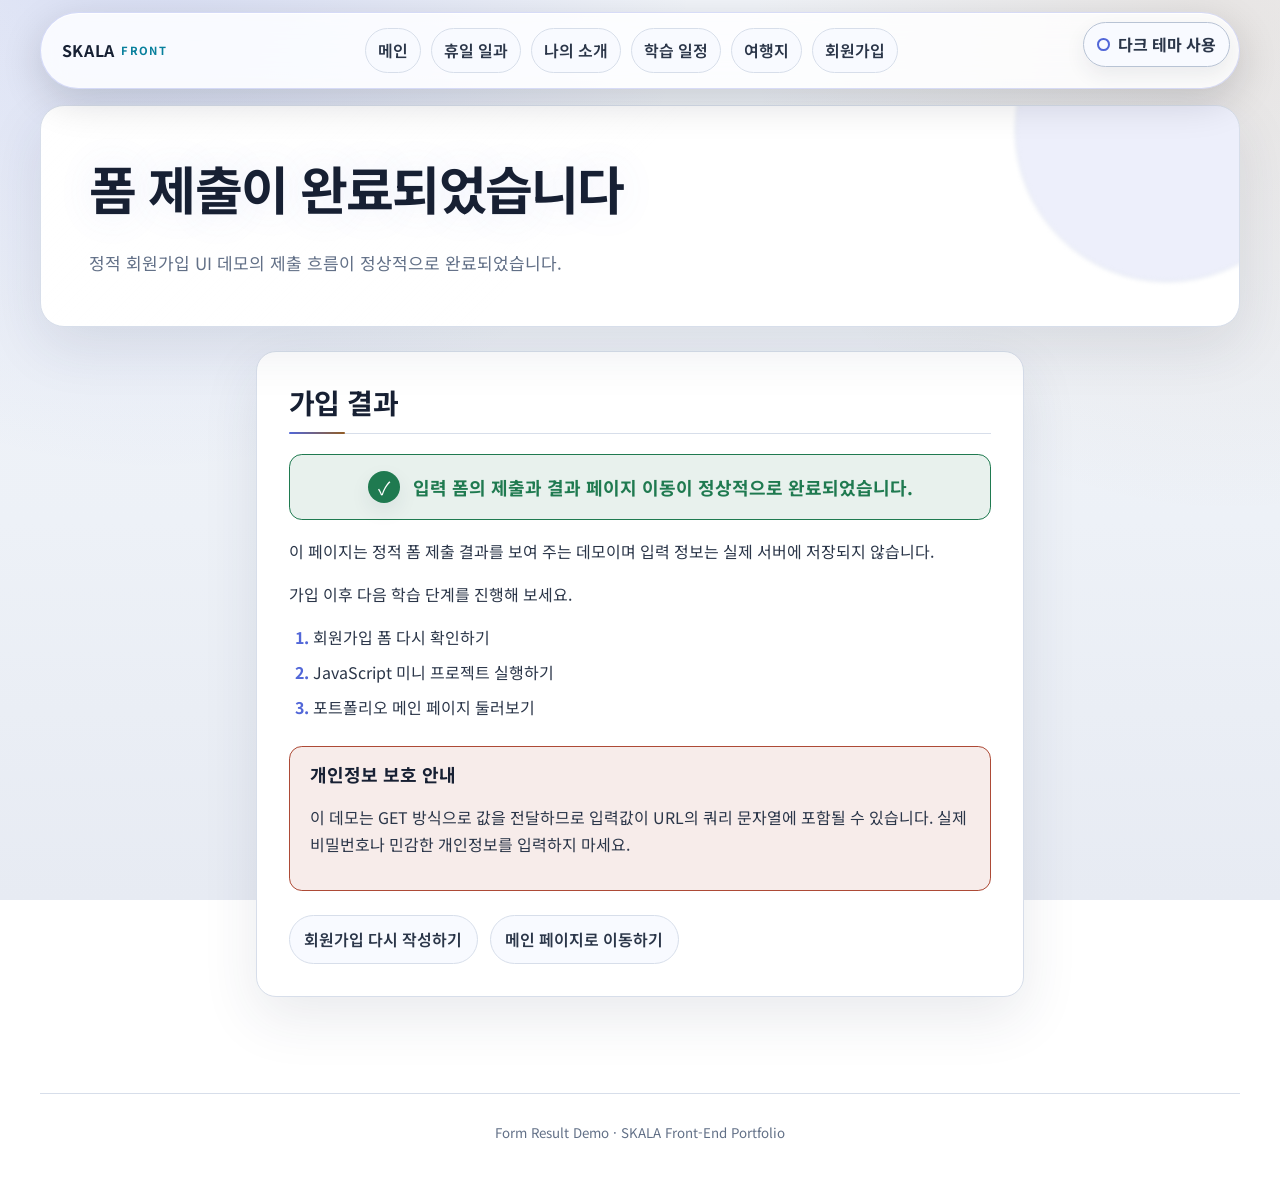
<file: html/signUpResult.html>
<!DOCTYPE html>
<html lang="ko">
  <head>
    <meta charset="UTF-8">
    <meta name="viewport" content="width=device-width, initial-scale=1.0">
    <meta name="description" content="회원가입 UI 데모의 폼 제출 결과와 이동 경로를 안내하는 페이지입니다.">
    <title>폼 제출 완료 | SKALA Front-End Portfolio</title>
    <script src="../script/theme.js"></script>
    <script src="../script/motion.js"></script>
    <link rel="stylesheet" href="https://fonts.googleapis.com/css2?family=Noto+Sans+KR:wght@400;500;600;700&amp;display=swap">
    <link rel="stylesheet" href="../css/style.css">
  </head>
  <body class="page-sign-up-result">
    <a class="skip-link" href="#main-content">본문 바로가기</a>
    <progress class="page-scroll-progress" value="0" max="100" aria-hidden="true"></progress>
    <div class="floating-topbar container">
      <a class="site-brand" href="index.html">
        <strong>SKALA</strong>
        <small>FRONT</small>
      </a>
      <nav class="site-nav" aria-label="주요 페이지">
        <ul class="nav-list">
          <li><a href="index.html">메인</a></li>
          <li><a href="holiday.html">휴일 일과</a></li>
          <li><a href="myProfile.html">나의 소개</a></li>
          <li><a href="myClass.html">학습 일정</a></li>
          <li><a href="myTrip.html">여행지</a></li>
          <li><a href="signUp.html">회원가입</a></li>
        </ul>
      </nav>
      <button class="theme-toggle" type="button" hidden>다크 테마 사용</button>
    </div>
    <header class="site-header container">
      <h1>폼 제출이 완료되었습니다</h1>
      <p>정적 회원가입 UI 데모의 제출 흐름이 정상적으로 완료되었습니다.</p>
    </header>
    <main class="site-main container" id="main-content" tabindex="-1">
      <article class="result-card reveal">
        <h2>가입 결과</h2>
        <p class="success-message">
          <span class="success-check" aria-hidden="true">✓</span>
          <strong>입력 폼의 제출과 결과 페이지 이동이 정상적으로 완료되었습니다.</strong>
        </p>
        <p>이 페이지는 정적 폼 제출 결과를 보여 주는 데모이며 입력 정보는 실제 서버에 저장되지 않습니다.</p>

        <p>가입 이후 다음 학습 단계를 진행해 보세요.</p>
        <ol>
          <li>회원가입 폼 다시 확인하기</li>
          <li>JavaScript 미니 프로젝트 실행하기</li>
          <li>포트폴리오 메인 페이지 둘러보기</li>
        </ol>

        <aside>
          <h3>개인정보 보호 안내</h3>
          <p>이 데모는 GET 방식으로 값을 전달하므로 입력값이 URL의 쿼리 문자열에 포함될 수 있습니다. 실제 비밀번호나 민감한 개인정보를 입력하지 마세요.</p>
        </aside>

        <nav class="result-actions" aria-label="회원가입 완료 후 페이지 이동">
          <ul>
            <li><a href="signUp.html">회원가입 다시 작성하기</a></li>
            <li><a href="index.html">메인 페이지로 이동하기</a></li>
          </ul>
        </nav>
      </article>
    </main>
    <footer class="site-footer container">
      <small>Form Result Demo · SKALA Front-End Portfolio</small>
    </footer>
    <button class="back-to-top" type="button" hidden>맨 위로</button>
    <script src="../script/visualEffects.js" defer></script>
  </body>
</html>
</file>
<file: css/style.css>
@import url("./core.css");
@import url("./content.css");
@import url("./home.css");
@import url("./schedule.css");
@import url("./forms.css");
@import url("./trip.css");
@import url("./responsive.css");
</file>
